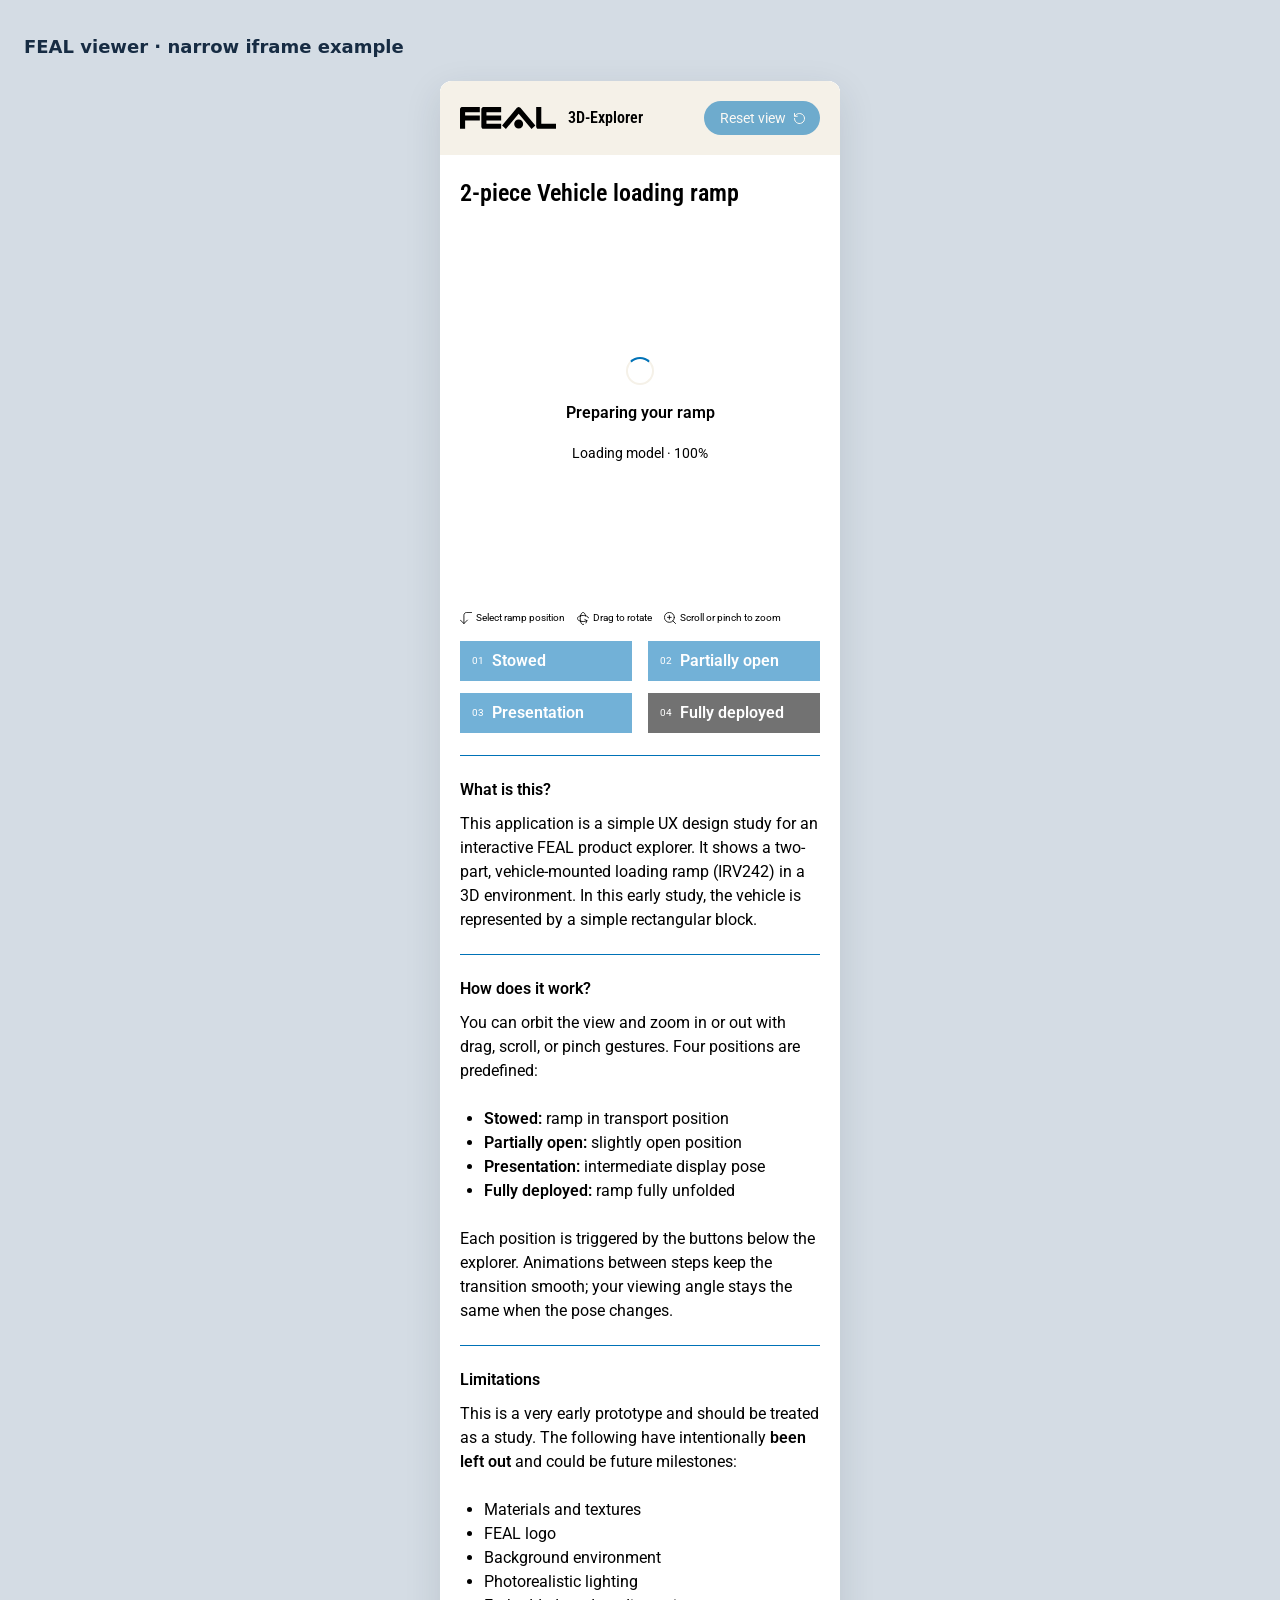
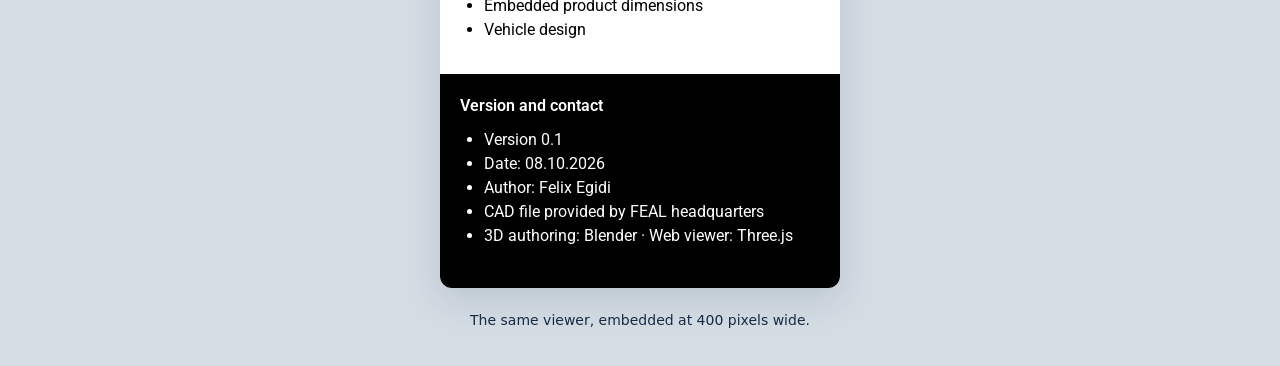
<file: embed-demo.html>
<!doctype html><html lang="en"><head><meta charset="utf-8"><meta name="viewport" content="width=device-width,initial-scale=1"><title>FEAL · Embed example</title><style>body{margin:0;background:#d4dce4;font-family:system-ui;color:#172c43;padding:24px}h1{font-size:18px}iframe{display:block;width:min(400px,100%);height:1807px;border:0;margin:24px auto;background:white;border-radius:12px;box-shadow:0 12px 36px #172c4320}p{text-align:center;font-size:14px}</style></head><body><h1>FEAL viewer · narrow iframe example</h1><iframe src="./" title="Interactive FEAL IRV242 ramp"></iframe><p>The same viewer, embedded at 400 pixels wide.</p></body></html>
</file>
